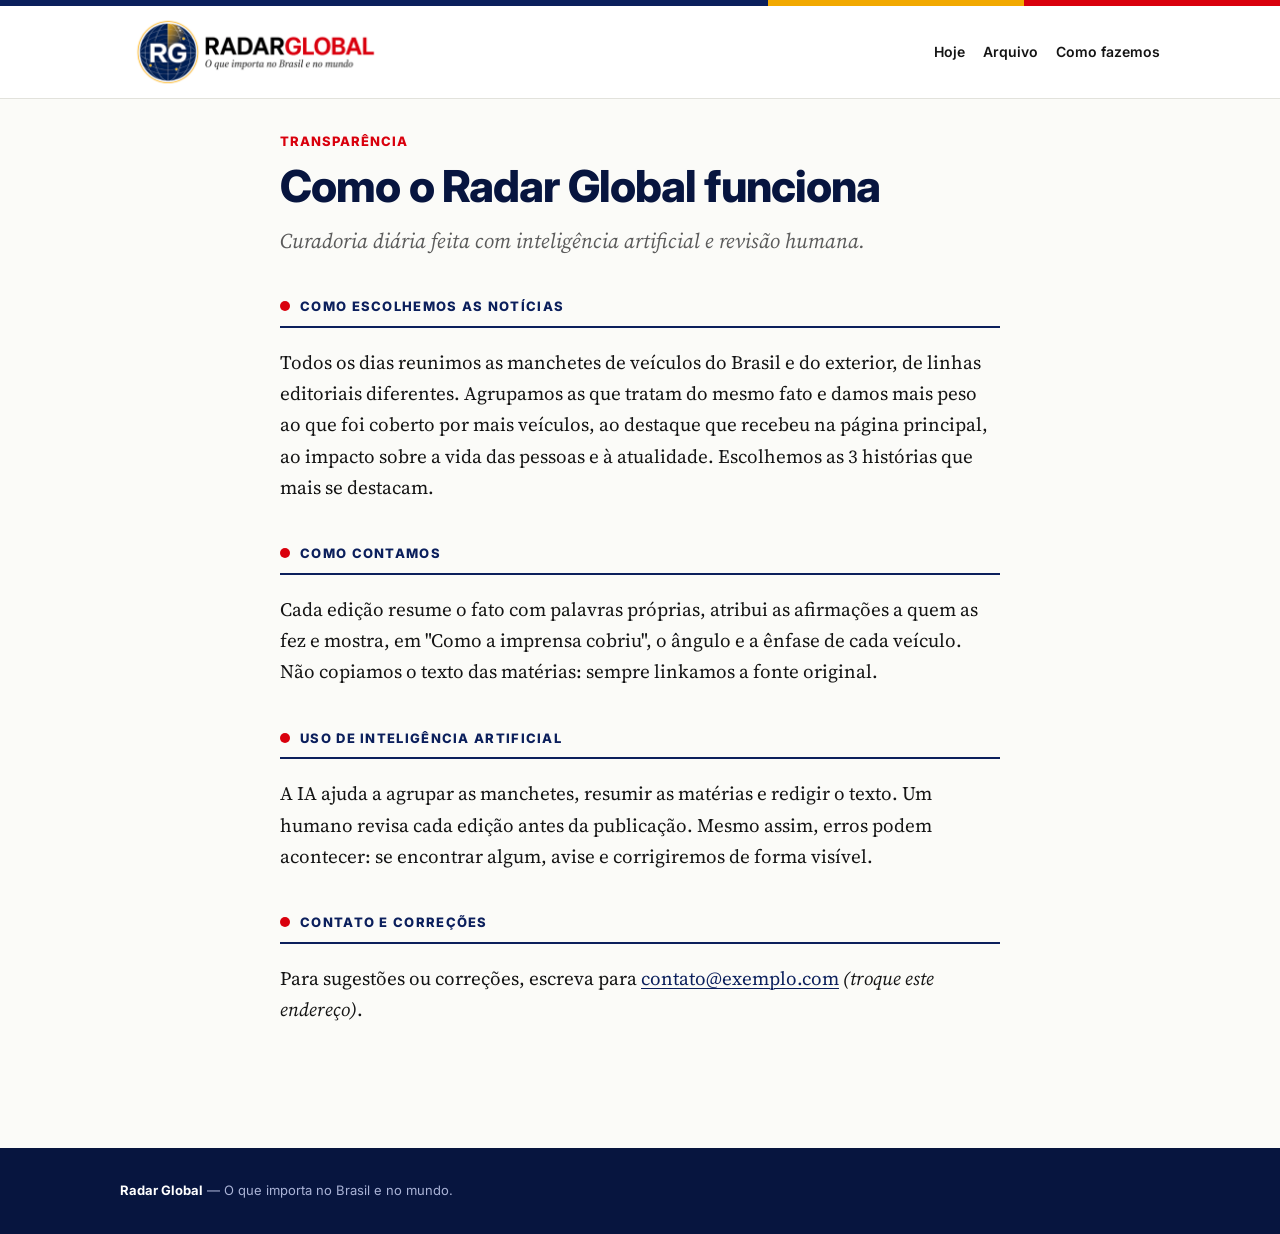
<file: sobre.html>
<!doctype html>
<html lang="pt-BR">
<head>
<meta charset="utf-8">
<meta name="viewport" content="width=device-width, initial-scale=1">
<title>Como fazemos — Radar Global</title>
<meta name="description" content="Como o Radar Global escolhe as notícias, usa inteligência artificial e cita as fontes.">
<link rel="icon" href="assets/logo-radarglobal.png">
<link rel="preconnect" href="https://fonts.googleapis.com"><link rel="preconnect" href="https://fonts.gstatic.com" crossorigin>
<link href="https://fonts.googleapis.com/css2?family=Inter:wght@500;600;800&family=Source+Serif+4:ital,wght@0,400;0,600;1,400&display=swap" rel="stylesheet">
<link rel="stylesheet" href="assets/style.css">
</head>
<body>
<div class="topbar"></div>
<header class="site-header"><div class="wrap">
  <a class="logo-box" href="index.html"><img class="logo" src="assets/logo-horizontal.png" alt="Radar Global"></a>
  <nav class="site-nav"><a href="index.html">Hoje</a><a href="index.html#arquivo">Arquivo</a><a href="sobre.html">Como fazemos</a></nav>
</div></header>

<main class="article">
  <p class="kicker">Transparência</p>
  <h1 class="titulo">Como o Radar Global funciona</h1>
  <p class="linha-fina">Curadoria diária feita com inteligência artificial e revisão humana.</p>

  <h2 class="secao">Como escolhemos as notícias</h2>
  <p>Todos os dias reunimos as manchetes de veículos do Brasil e do exterior, de linhas editoriais diferentes. Agrupamos as que tratam do mesmo fato e damos mais peso ao que foi coberto por mais veículos, ao destaque que recebeu na página principal, ao impacto sobre a vida das pessoas e à atualidade. Escolhemos as 3 histórias que mais se destacam.</p>

  <h2 class="secao">Como contamos</h2>
  <p>Cada edição resume o fato com palavras próprias, atribui as afirmações a quem as fez e mostra, em "Como a imprensa cobriu", o ângulo e a ênfase de cada veículo. Não copiamos o texto das matérias: sempre linkamos a fonte original.</p>

  <h2 class="secao">Uso de inteligência artificial</h2>
  <p>A IA ajuda a agrupar as manchetes, resumir as matérias e redigir o texto. Um humano revisa cada edição antes da publicação. Mesmo assim, erros podem acontecer: se encontrar algum, avise e corrigiremos de forma visível.</p>

  <h2 class="secao">Contato e correções</h2>
  <p>Para sugestões ou correções, escreva para <a href="mailto:contato@exemplo.com">contato@exemplo.com</a> <em>(troque este endereço)</em>.</p>
</main>

<footer class="site-footer"><div class="wrap">
  <div><strong style="color:#fff">Radar Global</strong> — O que importa no Brasil e no mundo.</div>
</div></footer>
</body>
</html>
</file>
<file: assets/style.css>
/* Radar Global — estilo do site. Cores extraídas do logo. */
:root {
  --navy: #0b1f5c;
  --navy-dark: #07153f;
  --red: #d9000d;
  --gold: #f2a900;
  --ink: #141414;
  --muted: #5a5a5a;
  --line: #e2e2dc;
  --paper: #fbfbf8;
  --card: #ffffff;
  --sans: "Inter", "Roboto", "Segoe UI", Arial, sans-serif;
  --serif: "Source Serif 4", "Source Serif Pro", Georgia, "Times New Roman", serif;
  --max: 760px;
  --max-wide: 1080px;
}

* { box-sizing: border-box; }
html { -webkit-text-size-adjust: 100%; }
body {
  margin: 0;
  background: var(--paper);
  color: var(--ink);
  font-family: var(--serif);
  font-size: 19px;
  line-height: 1.65;
}
a { color: var(--navy); text-decoration-thickness: 1px; text-underline-offset: 3px; }
a:hover { color: var(--red); }
img { max-width: 100%; height: auto; }

/* ---------- Cabeçalho ---------- */
.topbar { height: 6px; background: linear-gradient(90deg, var(--navy) 0 60%, var(--gold) 60% 80%, var(--red) 80% 100%); }
.site-header { background: #fff; border-bottom: 1px solid var(--line); }
.site-header .wrap {
  max-width: var(--max-wide); margin: 0 auto; padding: 14px 20px;
  display: flex; align-items: center; justify-content: space-between; gap: 16px;
}
/* o PNG do logo tem margem branca grande; a caixa com overflow recorta o espaço vazio */
.site-header .logo-box { display: block; height: 64px; overflow: hidden; }
.site-header img.logo { height: 104px; width: auto; display: block; margin-top: -19px; }
.site-nav { font-family: var(--sans); font-size: 14px; display: flex; gap: 18px; flex-wrap: wrap; }
.site-nav a { color: var(--ink); text-decoration: none; font-weight: 600; }
.site-nav a:hover { color: var(--red); }

/* ---------- Layout ---------- */
.wrap { max-width: var(--max-wide); margin: 0 auto; padding: 0 20px; }
main.article { max-width: var(--max); margin: 0 auto; padding: 32px 20px 64px; }

/* ---------- Artigo ---------- */
.kicker {
  font-family: var(--sans); font-size: 13px; font-weight: 800; letter-spacing: .08em;
  text-transform: uppercase; color: var(--red); margin: 0 0 10px;
}
.kicker .sep { color: var(--muted); font-weight: 500; margin: 0 6px; }
h1.titulo {
  font-family: var(--sans); font-weight: 800; font-size: clamp(30px, 5vw, 44px);
  line-height: 1.12; letter-spacing: -.02em; margin: 0 0 14px; color: var(--navy-dark);
}
.linha-fina { font-size: 21px; line-height: 1.45; color: var(--muted); margin: 0 0 20px; font-style: italic; }
.meta { font-family: var(--sans); font-size: 13px; color: var(--muted); padding: 12px 0; border-top: 1px solid var(--line); border-bottom: 1px solid var(--line); margin-bottom: 28px; }

.resumo {
  background: #fff; border-left: 5px solid var(--gold); padding: 18px 22px; margin: 0 0 32px;
  box-shadow: 0 1px 0 var(--line);
}
.resumo h2 { font-family: var(--sans); font-size: 12px; letter-spacing: .1em; text-transform: uppercase; color: var(--navy); margin: 0 0 8px; }
.resumo p { margin: 0; font-size: 18px; }

h2.secao {
  font-family: var(--sans); font-size: 13px; font-weight: 800; letter-spacing: .1em; text-transform: uppercase;
  color: var(--navy); margin: 40px 0 14px; padding-bottom: 8px; border-bottom: 2px solid var(--navy);
}
h2.secao::before { content: ""; display: inline-block; width: 10px; height: 10px; background: var(--red); margin-right: 10px; border-radius: 50%; }

ul.pontos { padding-left: 1.2em; }
ul.pontos li { margin-bottom: 6px; }

/* ---------- Como a imprensa cobriu ---------- */
.cobertura { display: grid; gap: 14px; }
.cobertura .item { background: #fff; border: 1px solid var(--line); border-top: 3px solid var(--navy); padding: 16px 18px; }
.cobertura .item h3 { font-family: var(--sans); font-size: 16px; margin: 0 0 2px; color: var(--navy-dark); }
.cobertura .item .linha { font-family: var(--sans); font-size: 12px; color: var(--muted); text-transform: uppercase; letter-spacing: .06em; margin-bottom: 8px; }
.cobertura .item p { margin: 0 0 6px; font-size: 16.5px; line-height: 1.55; }
.cobertura .item .rot { font-family: var(--sans); font-size: 12px; font-weight: 700; color: var(--red); text-transform: uppercase; letter-spacing: .05em; }
.cobertura .item a.fonte { font-family: var(--sans); font-size: 13px; font-weight: 600; }

.aviso-ia {
  font-family: var(--sans); font-size: 13px; color: var(--muted); background: #f3f3ee;
  padding: 14px 16px; margin-top: 40px; border-radius: 4px; line-height: 1.5;
}

/* ---------- Home ---------- */
.hero { background: var(--navy); color: #fff; }
.hero .wrap { padding: 44px 20px 48px; }
.hero .data { font-family: var(--sans); font-size: 13px; letter-spacing: .1em; text-transform: uppercase; color: var(--gold); font-weight: 700; margin-bottom: 8px; }
.hero h1 { font-family: var(--sans); font-size: clamp(28px, 5vw, 46px); line-height: 1.1; margin: 0 0 6px; letter-spacing: -.02em; }
.hero p { margin: 0; color: #cfd6ee; font-size: 18px; }

.grid3 { display: grid; gap: 20px; grid-template-columns: repeat(3, 1fr); margin: -28px auto 40px; position: relative; }
.grid3 a.card {
  background: #fff; border: 1px solid var(--line); border-top: 4px solid var(--red);
  padding: 22px; text-decoration: none; color: var(--ink); display: block;
  box-shadow: 0 6px 18px rgba(7, 21, 63, .08); transition: transform .15s ease;
}
.grid3 a.card:hover { transform: translateY(-3px); color: var(--ink); }
.grid3 .num { font-family: var(--sans); font-weight: 800; font-size: 34px; color: var(--gold); line-height: 1; }
.grid3 .ed { font-family: var(--sans); font-size: 12px; font-weight: 800; color: var(--red); text-transform: uppercase; letter-spacing: .08em; margin: 10px 0 6px; }
.grid3 h2 { font-family: var(--sans); font-size: 21px; line-height: 1.2; margin: 0 0 8px; color: var(--navy-dark); letter-spacing: -.01em; }
.grid3 p { font-size: 15.5px; line-height: 1.5; color: var(--muted); margin: 0; }

.arquivo h2 { font-family: var(--sans); font-size: 13px; letter-spacing: .1em; text-transform: uppercase; color: var(--navy); border-bottom: 2px solid var(--navy); padding-bottom: 8px; }
.arquivo .dia { padding: 14px 0; border-bottom: 1px solid var(--line); }
.arquivo .dia strong { font-family: var(--sans); font-size: 14px; color: var(--navy-dark); display: block; margin-bottom: 4px; }
.arquivo .dia a { display: block; font-size: 17px; margin: 2px 0; }

footer.site-footer { background: var(--navy-dark); color: #aab3d6; font-family: var(--sans); font-size: 13px; padding: 32px 0; margin-top: 40px; }
footer.site-footer a { color: #fff; }
footer.site-footer .wrap { display: flex; justify-content: space-between; gap: 20px; flex-wrap: wrap; }

@media (max-width: 800px) {
  body { font-size: 18px; }
  .grid3 { grid-template-columns: 1fr; margin-top: -20px; }
  .site-header .logo-box { height: 50px; }
  .site-header img.logo { height: 80px; margin-top: -15px; }
}
</file>
